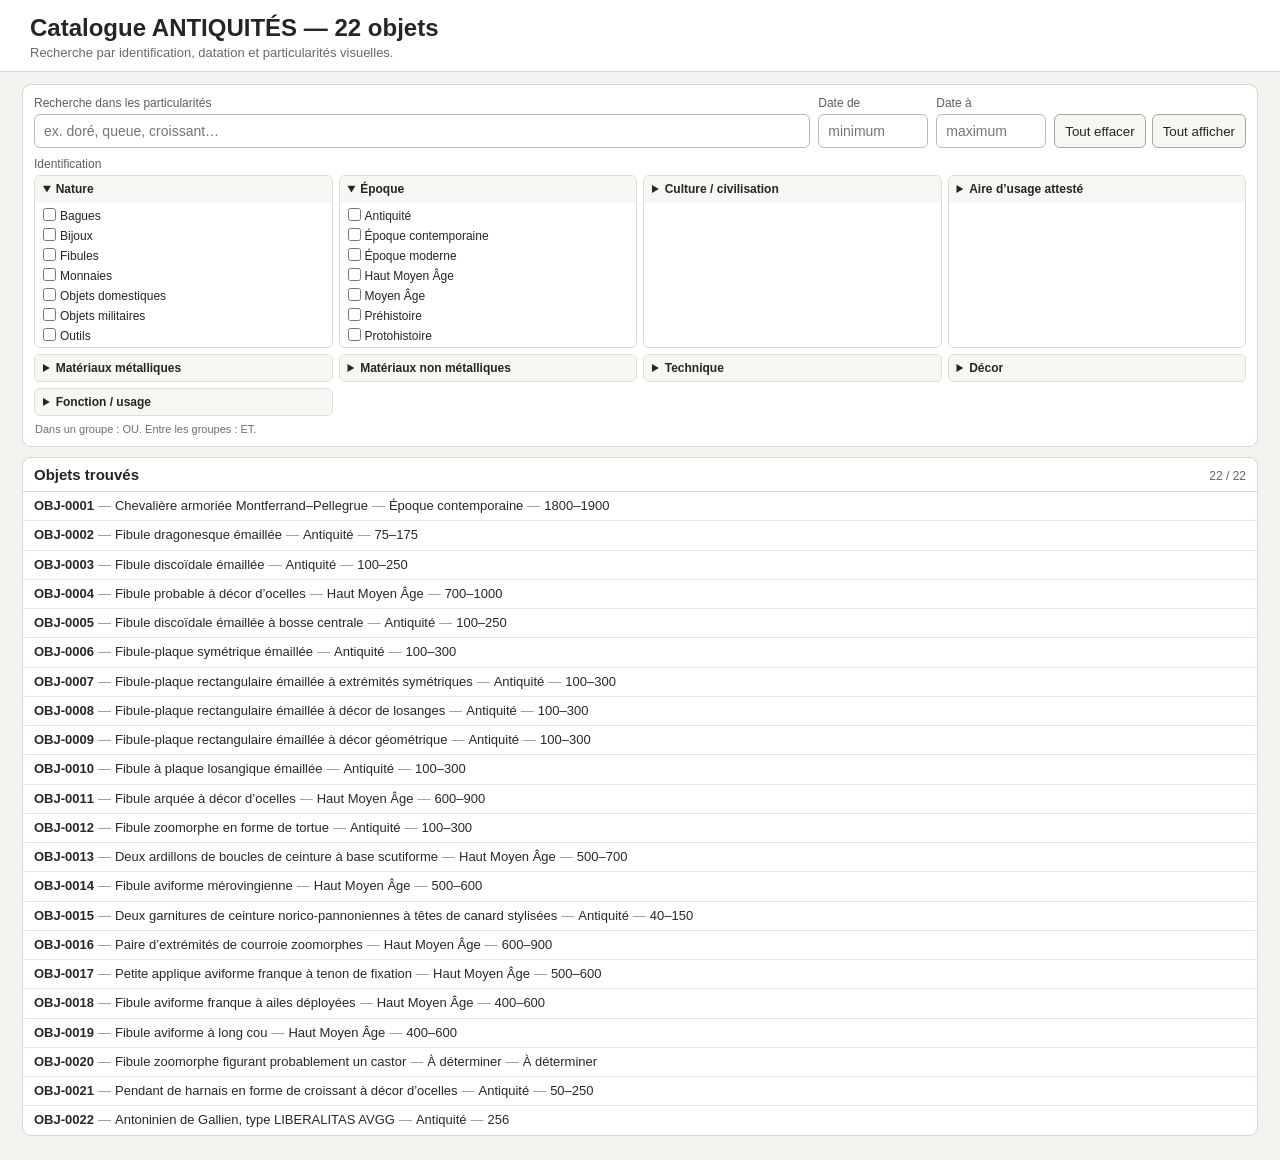
<file: index.html>
<!doctype html>
<html lang="fr">
<head>
<meta charset="utf-8">
<meta name="viewport" content="width=device-width, initial-scale=1">
<meta name="theme-color" content="#334b5c">
<meta name="apple-mobile-web-app-capable" content="yes">
<meta name="apple-mobile-web-app-status-bar-style" content="default">
<meta name="apple-mobile-web-app-title" content="Catalogue">
<link rel="manifest" href="manifest.webmanifest">
<link rel="icon" href="catalogue-icon.svg" type="image/svg+xml">
<link rel="apple-touch-icon" href="catalogue-icon-192.png">
<title>Catalogue ANTIQUITÉS</title>
<style>
:root {
  font-family: -apple-system, BlinkMacSystemFont, "Segoe UI", sans-serif;
  color: #252522;
  background: #f3f2ee;
  color-scheme: light;
}
* { box-sizing: border-box; }
body { margin: 0; }
header {
  padding: 14px clamp(14px, 3vw, 30px) 11px;
  background: #fff;
  border-bottom: 1px solid #d9d7d0;
}
header h1 { margin: 0; font-size: clamp(19px, 2.4vw, 24px); }
header p { margin: 3px 0 0; color: #6c6961; font-size: 13px; }
main { max-width: 1500px; margin: 0 auto; padding: 12px clamp(10px, 2vw, 22px) 24px; }
.panel { background: #fff; border: 1px solid #d9d7d0; border-radius: 9px; }
.search-panel { padding: 11px; }
.search-bar {
  display: grid;
  grid-template-columns: minmax(240px, 1fr) 110px 110px auto;
  gap: 8px;
  align-items: end;
}
.field label, .criteria-label { display: block; margin-bottom: 4px; color: #615e57; font-size: 12px; }
input[type="number"], input[type="search"] {
  width: 100%;
  height: 34px;
  padding: 6px 9px;
  border: 1px solid #bdbab2;
  border-radius: 6px;
  background: #fff;
  font: inherit;
  font-size: 14px;
}
input:focus-visible, button:focus-visible, summary:focus-visible, .result-row:focus-visible {
  outline: 2px solid #476f86;
  outline-offset: 2px;
}
.controls { display: flex; gap: 6px; }
button {
  min-height: 34px;
  padding: 6px 10px;
  border: 1px solid #aaa69d;
  border-radius: 6px;
  background: #f7f6f2;
  color: inherit;
  cursor: pointer;
  white-space: nowrap;
}
button:hover { background: #eceae3; }
.criteria { margin-top: 9px; }
.groups { display: grid; grid-template-columns: repeat(4, minmax(0, 1fr)); gap: 6px; }
.group { border: 1px solid #dedcd5; border-radius: 6px; overflow: hidden; }
.group summary {
  padding: 6px 8px;
  background: #f7f6f2;
  cursor: pointer;
  font-size: 12px;
  font-weight: 650;
}
.group-body { max-height: 145px; overflow: auto; padding: 4px 8px 6px; }
.choice { display: block; padding: 2px 0; font-size: 12px; line-height: 1.25; }
.choice input { margin: 0 4px 0 0; vertical-align: -1px; }
.logic-note { margin: 7px 1px 0; color: #716e66; font-size: 11px; }
.results-panel { margin-top: 10px; overflow: hidden; }
.result-head {
  display: flex;
  justify-content: space-between;
  align-items: baseline;
  padding: 8px 11px;
  border-bottom: 1px solid #dedcd5;
}
.result-head h2 { margin: 0; font-size: 15px; }
#count { color: #69665f; font-size: 12px; }
.result-list { margin: 0; padding: 0; list-style: none; }
.result-list li + li { border-top: 1px solid #e8e6e0; }
.result-row {
  display: block;
  padding: 6px 11px;
  color: #292825;
  text-decoration: none;
  font-size: 13px;
  line-height: 1.25;
}
.result-row:hover { background: #f3f6f7; color: #174e69; }
.result-id { font-weight: 700; }
.separator { color: #99958c; padding: 0 4px; }
.empty { padding: 18px 11px; color: #77736b; font-size: 13px; }
@media (max-width: 980px) {
  .groups { grid-template-columns: repeat(2, minmax(0, 1fr)); }
}
@media (max-width: 720px) {
  .search-bar { grid-template-columns: 1fr 1fr; }
  .field-particularites, .controls { grid-column: 1 / -1; }
}
@media (max-width: 480px) {
  .groups { grid-template-columns: 1fr; }
  .result-row { font-size: 12px; }
}
</style>
</head>
<body>
<header>
  <h1 id="catalogueTitle">Catalogue ANTIQUITÉS</h1>
  <p>Recherche par identification, datation et particularités visuelles.</p>
</header>

<main>
  <section class="panel search-panel" aria-labelledby="searchTitle">
    <h2 id="searchTitle" hidden>Recherche</h2>
    <div class="search-bar">
      <div class="field field-particularites">
        <label for="particularitesSearch">Recherche dans les particularités</label>
        <input id="particularitesSearch" type="search" placeholder="ex. doré, queue, croissant…" autocomplete="off">
      </div>
      <div class="field">
        <label for="dateMin">Date de</label>
        <input id="dateMin" type="number" placeholder="minimum">
      </div>
      <div class="field">
        <label for="dateMax">Date à</label>
        <input id="dateMax" type="number" placeholder="maximum">
      </div>
      <div class="controls">
        <button type="button" id="resetBtn">Tout effacer</button>
        <button type="button" id="showAllBtn">Tout afficher</button>
      </div>
    </div>

    <div class="criteria">
      <span class="criteria-label">Identification</span>
      <div id="groups" class="groups"></div>
      <p class="logic-note">Dans un groupe : OU. Entre les groupes : ET.</p>
    </div>
  </section>

  <section class="panel results-panel" aria-labelledby="resultsTitle">
    <div class="result-head">
      <h2 id="resultsTitle">Objets trouvés</h2>
      <span id="count" aria-live="polite"></span>
    </div>
    <div id="results"></div>
  </section>
</main>

<script src="CATALOGUE/donnees.js"></script>
<script>
const GROUPES_CRITERES = DONNEES_CATALOGUE.groupes;
const OBJETS = DONNEES_CATALOGUE.objets;
const collator = new Intl.Collator('fr', { sensitivity: 'base' });

const groupsEl = document.getElementById('groups');
const resultsEl = document.getElementById('results');
const countEl = document.getElementById('count');
const particularitesSearch = document.getElementById('particularitesSearch');
const dateMin = document.getElementById('dateMin');
const dateMax = document.getElementById('dateMax');
const resetBtn = document.getElementById('resetBtn');
const showAllBtn = document.getElementById('showAllBtn');

document.getElementById('catalogueTitle').textContent =
  `Catalogue ANTIQUITÉS — ${OBJETS.length} objet${OBJETS.length > 1 ? 's' : ''}`;

function valuesFor(field) {
  const vocabulary = DONNEES_CATALOGUE.vocabulaires?.[field];
  const controlledValues = Array.isArray(vocabulary) ? vocabulary : vocabulary?.valeurs;
  return [...new Set(controlledValues || [])]
    .filter(Boolean)
    .sort(collator.compare);
}

Object.entries(GROUPES_CRITERES).forEach(([label, field], index) => {
  const details = document.createElement('details');
  details.className = 'group';
  details.open = index < 2;

  const summary = document.createElement('summary');
  summary.textContent = label;
  const body = document.createElement('div');
  body.className = 'group-body';

  valuesFor(field).forEach(value => {
    const choice = document.createElement('label');
    choice.className = 'choice';
    const checkbox = document.createElement('input');
    checkbox.type = 'checkbox';
    checkbox.dataset.field = field;
    checkbox.value = value;
    checkbox.addEventListener('change', render);
    choice.append(checkbox, document.createTextNode(value));
    body.appendChild(choice);
  });

  details.append(summary, body);
  groupsEl.appendChild(details);
});

[particularitesSearch, dateMin, dateMax].forEach(input => input.addEventListener('input', render));

function normalizeText(value) {
  return String(value || '')
    .normalize('NFD')
    .replace(/[\u0300-\u036f]/g, '')
    .toLocaleLowerCase('fr');
}

const SIMPLE_VARIANTS = [
  ['grec', 'grecque', 'grecs', 'grecques'],
  ['romain', 'romaine', 'romains', 'romaines'],
  ['franc', 'franque', 'francs', 'franques'],
  ['gaulois', 'gauloise', 'gauloises']
].map(group => group.map(normalizeText));

function matchesParticularites(particularites, query) {
  const text = normalizeText(particularites);
  if (text.includes(query)) return true;

  return query.split(/\s+/).filter(Boolean).every(term => {
    const variantGroup = SIMPLE_VARIANTS.find(group => group.includes(term));
    return variantGroup
      ? variantGroup.some(variant => text.includes(variant))
      : text.includes(term);
  });
}

function selectedByField() {
  const selected = {};
  groupsEl.querySelectorAll('input[type="checkbox"]:checked').forEach(checkbox => {
    (selected[checkbox.dataset.field] ||= []).push(checkbox.value);
  });
  return selected;
}

function overlaps(object, queryMin, queryMax) {
  if (object.dateMin === null || object.dateMax === null) return false;
  return object.dateMin <= queryMax && object.dateMax >= queryMin;
}

function matches(object, selected, query, queryMin, queryMax, hasDateQuery) {
  for (const [field, selectedValues] of Object.entries(selected)) {
    const objectValues = Array.isArray(object[field]) ? object[field] : [];
    if (!selectedValues.some(value => objectValues.includes(value))) return false;
  }

  if (query && !matchesParticularites(object.particularites, query)) return false;
  if (hasDateQuery && !overlaps(object, queryMin, queryMax)) return false;
  return true;
}

function displayPeriod(object) {
  return object.epoque?.[0] || object.datation || 'Datation à déterminer';
}

function displayDates(object) {
  if (object.dateMin !== null && object.dateMax !== null) {
    return object.dateMin === object.dateMax
      ? String(object.dateMin)
      : `${object.dateMin}–${object.dateMax}`;
  }
  return object.datation || 'À déterminer';
}

function resultRow(object) {
  const item = document.createElement('li');
  const link = document.createElement('a');
  link.className = 'result-row';
  link.href = object.pdf;
  link.target = '_blank';
  link.rel = 'noopener';
  link.title = `Ouvrir le PDF de ${object.id}`;

  const id = document.createElement('span');
  id.className = 'result-id';
  id.textContent = object.id;
  const separator = () => {
    const span = document.createElement('span');
    span.className = 'separator';
    span.textContent = '—';
    return span;
  };

  link.append(
    id,
    separator(),
    document.createTextNode(object.designation),
    separator(),
    document.createTextNode(displayPeriod(object)),
    separator(),
    document.createTextNode(displayDates(object))
  );
  item.appendChild(link);
  return item;
}

function render() {
  const selected = selectedByField();
  const query = normalizeText(particularitesSearch.value.trim());
  const hasDateQuery = dateMin.value !== '' || dateMax.value !== '';
  const queryMin = dateMin.value === '' ? Number.NEGATIVE_INFINITY : Number(dateMin.value);
  const queryMax = dateMax.value === '' ? Number.POSITIVE_INFINITY : Number(dateMax.value);
  const filtered = queryMin > queryMax
    ? []
    : OBJETS.filter(object => matches(object, selected, query, queryMin, queryMax, hasDateQuery));

  countEl.textContent = `${filtered.length} / ${OBJETS.length}`;
  resultsEl.replaceChildren();

  if (!filtered.length) {
    const empty = document.createElement('div');
    empty.className = 'empty';
    empty.textContent = 'Aucun objet ne correspond.';
    resultsEl.appendChild(empty);
    return;
  }

  const list = document.createElement('ul');
  list.className = 'result-list';
  filtered.forEach(object => list.appendChild(resultRow(object)));
  resultsEl.appendChild(list);
}

function clearFilters() {
  particularitesSearch.value = '';
  dateMin.value = '';
  dateMax.value = '';
  groupsEl.querySelectorAll('input[type="checkbox"]').forEach(checkbox => { checkbox.checked = false; });
}

function clearResults() {
  countEl.textContent = `0 / ${OBJETS.length}`;
  const empty = document.createElement('div');
  empty.className = 'empty';
  empty.textContent = 'Aucun objet affiché.';
  resultsEl.replaceChildren(empty);
}

resetBtn.addEventListener('click', () => {
  clearFilters();
  clearResults();
  particularitesSearch.focus();
});

showAllBtn.addEventListener('click', () => {
  clearFilters();
  render();
  particularitesSearch.focus();
});

render();

if ('serviceWorker' in navigator) {
  window.addEventListener('load', () => navigator.serviceWorker.register('./sw.js').catch(() => undefined));
}
</script>
</body>
</html>
</file>
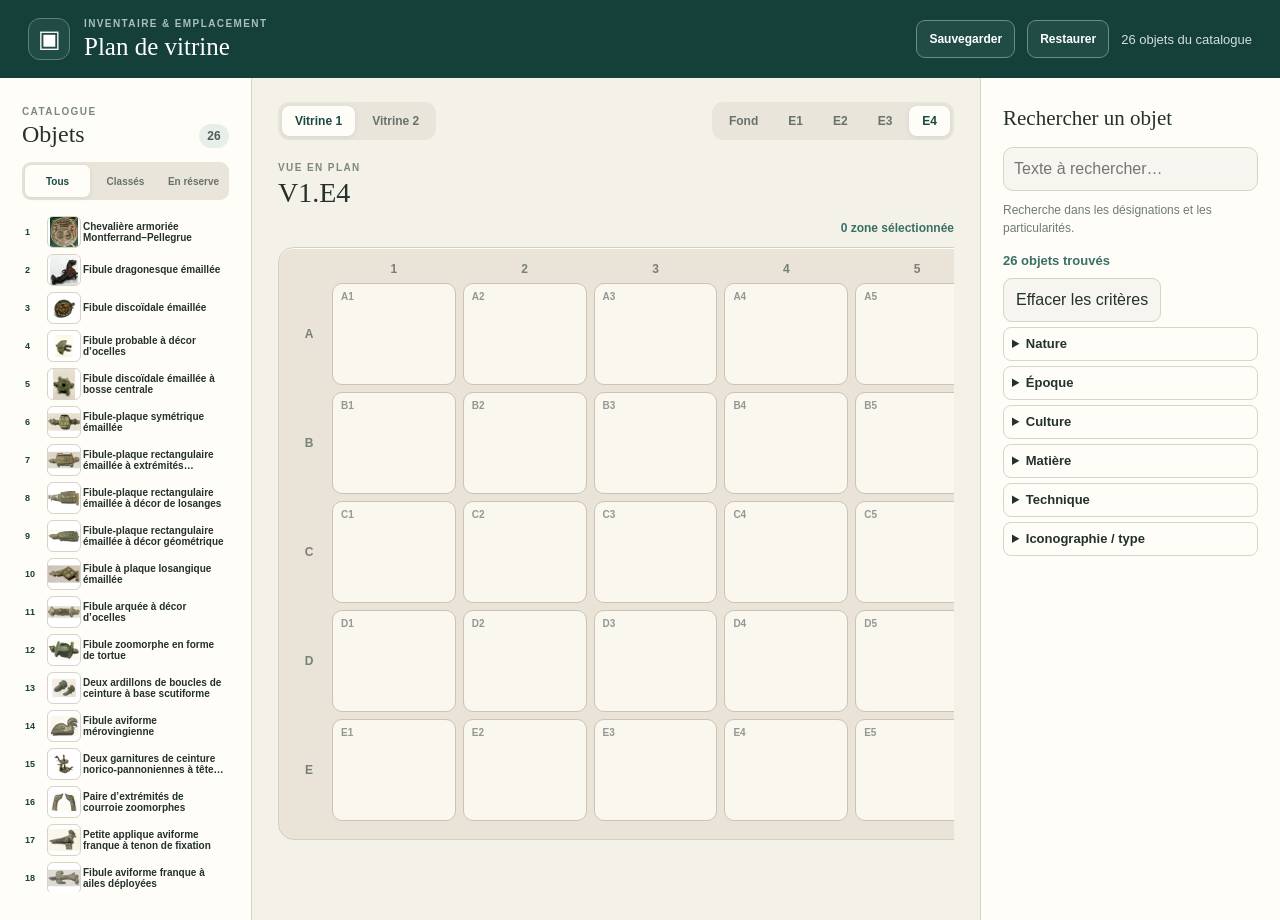
<file: 0_VITRINES/index.html>
<!doctype html>
<html lang="fr">
  <head>
    <meta charset="utf-8">
    <meta name="viewport" content="width=device-width, initial-scale=1">
    <meta name="theme-color" content="#123f39">
    <link rel="manifest" href="manifest.webmanifest">
    <link rel="apple-touch-icon" href="icons/vitrines-192.png">
    <title>Plan de vitrine</title>
    <link rel="stylesheet" href="styles.css?v=5">
  </head>
  <body>
    <header class="topbar">
      <div class="brand-mark" aria-hidden="true">▣</div>
      <div>
        <p class="eyebrow">Inventaire &amp; emplacement</p>
        <h1>Plan de vitrine</h1>
      </div>
      <div class="top-actions">
        <p class="storage-status" id="storage-status" aria-live="polite"></p>
        <button type="button" class="backup-button" id="backup-button">Sauvegarder</button>
        <button type="button" class="restore-button" id="restore-button">Restaurer</button>
        <p class="catalogue-count" id="catalogue-count" aria-live="polite">Chargement du Catalogue…</p>
      </div>
      <input id="restore-input" type="file" accept="application/json,.json" hidden>
    </header>

    <main class="workspace">
      <aside class="catalogue-panel" aria-label="Catalogue">
        <div class="panel-heading">
          <div>
            <p class="eyebrow">Catalogue</p>
            <h2>Objets</h2>
          </div>
          <span class="count-badge" id="count-badge">—</span>
        </div>

        <div class="catalogue-filters" aria-label="Filtrer les objets du catalogue">
          <button type="button" data-catalogue-filter="all" aria-pressed="true">Tous</button>
          <button type="button" data-catalogue-filter="placed" aria-pressed="false">Classés</button>
          <button type="button" data-catalogue-filter="reserve" aria-pressed="false">En réserve</button>
        </div>
        <p class="catalogue-message" id="catalogue-message" hidden></p>
        <div class="object-list" id="object-list" aria-label="Liste des objets"></div>
      </aside>

      <section class="plan-panel" aria-labelledby="plan-title">
        <div class="plan-toolbar">
          <div class="segmented" aria-label="Choisir la vitrine">
            <button type="button" data-cabinet="V1">Vitrine 1</button>
            <button type="button" data-cabinet="V2">Vitrine 2</button>
          </div>
          <div class="shelf-tabs" aria-label="Choisir la surface">
            <button type="button" data-shelf="F">Fond</button>
            <button type="button" data-shelf="E1">E1</button>
            <button type="button" data-shelf="E2">E2</button>
            <button type="button" data-shelf="E3">E3</button>
            <button type="button" data-shelf="E4">E4</button>
          </div>
        </div>
        <div class="plan-heading">
          <div>
            <p class="eyebrow">Vue en plan</p>
            <h2 id="plan-title">V1.E4</h2>
          </div>
          <div class="present-strip" id="present-strip" aria-label="Objets présents sur la surface active"></div>
        </div>
        <p class="selection-summary" id="selection-summary" aria-live="polite">0 zone sélectionnée</p>
        <div class="grid-scroll">
          <div class="grid-shell">
            <div class="column-labels" aria-hidden="true"><span></span><span>1</span><span>2</span><span>3</span><span>4</span><span>5</span></div>
            <div class="shelf-grid" id="shelf-grid" aria-label="Zones de la surface sélectionnée"></div>
          </div>
        </div>
      </section>

      <aside class="selection-panel" aria-labelledby="research-title">
        <section id="research-panel">
          <h2 id="research-title"><label for="research-input">Rechercher un objet</label></h2>
          <input id="research-input" type="search" autocomplete="off" placeholder="Texte à rechercher…">
          <p class="selection-note">Recherche dans les désignations et les particularités.</p>
          <p id="research-count" aria-live="polite"></p>
          <button id="clear-research" type="button">Effacer les critères</button>
          <div id="research-criteria"></div>
        </section>
        <p class="eyebrow" id="object-heading" hidden>Objet sélectionné</p>
        <div id="selection-content" hidden></div>
        <div class="object-actions" hidden>
          <button type="button" class="place-button" id="place-button" disabled>+ Placer</button>
          <button type="button" class="move-button" id="move-button" disabled>↔ Déplacer</button>
          <button type="button" class="remove-button" id="remove-button" disabled>⌑ Retirer</button>
        </div>
      </aside>
    </main>

    <script src="catalogue.js"></script>
    <script src="recherche.js"></script>
    <script src="app.js?v=10"></script>
  </body>
</html>
</file>
<file: 0_VITRINES/styles.css>
:root {
  --ink: #24312d;
  --deep-green: #153f39;
  --green: #24584e;
  --paper: #fffdf8;
  --canvas: #f4f1e9;
  --line: #d9d5ca;
  --muted: #717a74;
  --yellow: #e8c570;
}

* { box-sizing: border-box; }
html, body { min-height: 100%; }
body { margin: 0; background: var(--canvas); color: var(--ink); font-family: Arial, sans-serif; }
button, input { font: inherit; }

.topbar { min-height: 78px; display: flex; align-items: center; gap: 14px; padding: 14px 28px; background: var(--deep-green); color: white; }
.brand-mark { width: 42px; height: 42px; display: grid; place-items: center; border: 1px solid #5f8079; border-radius: 12px; background: #204c45; font-size: 24px; }
h1, h2 { margin: 0; font-family: Georgia, serif; font-weight: 500; }
h1 { font-size: 25px; }
h2 { font-size: 24px; }
.eyebrow { margin: 0 0 4px; color: #7c8880; font-size: 10px; font-weight: 700; letter-spacing: .14em; text-transform: uppercase; }
.topbar .eyebrow { color: #a9c0ba; }
.top-actions { display: flex; align-items: center; gap: 12px; margin-left: auto; }
.catalogue-count { margin: 0; color: #d2dfdb; font-size: 13px; }
.storage-status { margin: 0; color: #a9cfc2; font-size: 12px; font-weight: 700; }
.backup-button, .restore-button { min-height: 38px; padding: 0 12px; border: 1px solid #6b8b84; border-radius: 9px; background: #204c45; color: white; font-size: 12px; font-weight: 700; cursor: pointer; }
.backup-button:hover, .restore-button:hover { background: #2b5b53; }

.workspace { min-height: calc(100vh - 78px); display: grid; grid-template-columns: 252px minmax(560px, 1fr) 300px; overflow-x: auto; }
.catalogue-panel, .selection-panel { min-height: 0; padding: 28px 22px; background: var(--paper); }
.catalogue-panel { display: flex; flex-direction: column; border-right: 1px solid var(--line); }
.selection-panel { border-left: 1px solid var(--line); overflow-y: auto; }
.panel-heading { display: flex; align-items: end; justify-content: space-between; margin-bottom: 14px; }
.count-badge { min-width: 30px; padding: 5px 8px; border-radius: 99px; background: #e8eee9; color: #506058; font-size: 12px; font-weight: 700; text-align: center; }

.catalogue-filters { display: flex; gap: 3px; margin-bottom: 12px; padding: 3px; border-radius: 9px; background: #e9e5db; }
.catalogue-filters button { flex: 1; min-height: 32px; padding: 5px 4px; border: 0; border-radius: 6px; background: transparent; color: #68716c; font-size: 10px; font-weight: 700; cursor: pointer; white-space: nowrap; }
.catalogue-filters button.active { background: var(--paper); color: #184a42; box-shadow: 0 1px 5px #24312d18; }
.catalogue-message { margin: 8px 0; color: var(--muted); font-size: 12px; }
.object-list { height: 680px; display: flex; flex: none; flex-direction: column; gap: 0; overflow-y: auto; overscroll-behavior: contain; padding-right: 1px; }
.object-row { width: 100%; min-height: 38px; display: grid; grid-template-columns: 20px 34px minmax(0, 1fr); align-items: center; gap: 2px; padding: 3px 2px; border: 1px solid transparent; border-radius: 6px; background: transparent; color: inherit; text-align: left; cursor: pointer; }
.object-row:hover { background: #f4f1e9; }
.object-row.is-selected { border-color: transparent; background: #2d7467; color: white; }
.object-row.is-selected .object-id { color: white; }
.piece-dot { width: 25px; height: 25px; display: grid; place-items: center; border: 1px solid white; border-radius: 50%; background: var(--yellow); box-shadow: 0 1px 2px #172c2420; color: #24312d; font-size: 9px; font-weight: 800; }
.object-id { color: var(--deep-green); font-size: 9px; font-weight: 800; white-space: nowrap; }
.list-photo { width: 34px; height: 32px; display: block; border: 1px solid #d8d2c7; border-radius: 6px; background: white; object-fit: contain; }
.object-details { min-width: 0; }
.object-name { display: -webkit-box; overflow: hidden; -webkit-box-orient: vertical; -webkit-line-clamp: 2; font-size: 10px; font-weight: 600; line-height: 1.15; }

.plan-panel { min-width: 560px; padding: 24px 26px 28px; }
.plan-toolbar { display: flex; align-items: center; justify-content: space-between; gap: 18px; margin-bottom: 22px; }
.segmented, .shelf-tabs { display: flex; gap: 4px; padding: 4px; border-radius: 11px; background: #e9e5db; }
.segmented button, .shelf-tabs button { padding: 8px 13px; border: 0; border-radius: 8px; background: transparent; color: #68716c; font-size: 12px; font-weight: 700; cursor: pointer; }
.segmented button.active, .shelf-tabs button.active { background: var(--paper); color: #184a42; box-shadow: 0 1px 5px #24312d18; }
.plan-heading { display: flex; align-items: flex-start; justify-content: flex-start; gap: 8px; margin-bottom: 12px; }
.plan-heading h2 { font-size: 28px; }
.present-strip { min-width: 0; flex: 1; display: flex; align-items: center; gap: 5px; overflow-x: auto; padding: 2px; -webkit-overflow-scrolling: touch; }
.present-group { display: flex; flex: 0 0 auto; flex-direction: column; gap: 3px; }
.present-empty { color: var(--muted); font-size: 10px; font-style: italic; white-space: nowrap; }
.present-object { min-width: 0; height: 34px; display: grid; grid-template-columns: 28px auto minmax(0, 118px); align-items: center; gap: 4px; flex: 0 0 auto; padding: 2px 5px 2px 2px; border: 1px solid #d8d3c7; border-radius: 7px; background: var(--paper); color: var(--ink); cursor: pointer; text-align: left; }
.present-object:hover { border-color: #8ca69c; background: #edf4f1; }
.present-object img { width: 28px; height: 28px; border-radius: 5px; object-fit: contain; }
.present-number { color: var(--deep-green); font-size: 10px; font-weight: 800; }
.present-name { overflow: hidden; font-size: 9px; font-weight: 600; line-height: 1.1; text-overflow: ellipsis; white-space: nowrap; }
.selection-summary { margin: 0 0 12px; color: #397065; font-size: 12px; font-weight: 700; text-align: right; }
.grid-scroll { overflow-x: auto; padding-bottom: 10px; -webkit-overflow-scrolling: touch; }
.grid-shell { min-width: 720px; padding: 14px 18px 18px 14px; border: 1px solid #d3cfc3; border-radius: 16px; background: #e9e3d8; box-shadow: inset 0 1px white; }
.column-labels, .grid-row { display: grid; grid-template-columns: 32px repeat(5, 1fr); gap: 7px; }
.column-labels { margin-bottom: 7px; }
.column-labels span, .row-label { display: grid; place-items: center; color: #788079; font-size: 12px; font-weight: 700; }
.shelf-grid { display: flex; flex-direction: column; gap: 7px; touch-action: none; user-select: none; }
.zone { position: relative; min-height: 102px; padding: 10px; border: 1px solid #c9c4b7; border-radius: 10px; background: #faf7ef; cursor: pointer; transition: border-color .12s, background .12s, transform .12s; }
.zone:hover { border-color: #8ca69c; transform: translateY(-1px); }
.zone.selected { border: 2px solid #2d7467; background: #edf6f2; box-shadow: inset 0 0 0 2px white, 0 2px 5px #16483f1c; }
.zone-label { position: absolute; top: 7px; left: 8px; color: #929892; font-size: 10px; font-weight: 700; }
.zone-objects { display: flex; flex-wrap: wrap; justify-content: center; gap: 5px; padding-top: 14px; }
.zone-object { position: relative; width: 42px; height: 38px; display: grid; place-items: center; overflow: hidden; border: 1px solid #d6d0c5; border-radius: 7px; background: white; box-shadow: 0 1px 2px #24312d16; }
.zone-object img { width: 100%; height: 100%; object-fit: contain; }
.zone-object.is-selected { border-color: #2d7467; background: #2d7467; }
.zone-object.is-selected img { opacity: .5; }
.zone-object.is-selected span { background: white; color: #184a42; }
.zone-object span { position: absolute; right: 2px; bottom: 2px; min-width: 16px; padding: 2px 3px; border-radius: 5px; background: var(--deep-green); color: white; font-size: 9px; font-weight: 700; line-height: 1; text-align: center; }
.object-actions { position: sticky; bottom: 0; display: flex; flex-direction: column; gap: 8px; padding-top: 12px; background: var(--paper); }
.object-actions[hidden] { display: none; }
.place-button, .move-button, .remove-button { min-width: 150px; min-height: 42px; padding: 0 18px; border: 1px solid #7ca79b; border-radius: 10px; background: #8fa9a1; color: white; font-weight: 700; cursor: pointer; }
.object-actions .place-button, .object-actions .move-button, .object-actions .remove-button { width: 100%; text-align: left; }
.place-button:not(:disabled):hover { background: #78968e; }
.move-button { border-color: #b7b3a8; background: #f6f3eb; color: var(--ink); }
.move-button:not(:disabled):hover { background: #ece8de; }
.remove-button { border-color: #ddc0b8; background: #f5e7e3; color: #87483b; }
.remove-button:not(:disabled):hover { background: #efdbd5; }
.place-button:disabled, .move-button:disabled, .remove-button:disabled { border-color: #d8d3c7; background: #ece8de; color: #9aa09b; cursor: not-allowed; }

.selection-empty { padding-top: 9px; }
#research-title { font-size: 21px; line-height: 1.2; }
#research-criteria details { min-width: 0; margin: 5px 0 0; padding: 0 8px; border: 1px solid var(--line); border-radius: 8px; }
#research-criteria details[open] { padding-bottom: 3px; }
#research-criteria summary { min-height: 32px; padding: 7px 0; box-sizing: border-box; font-size: 13px; line-height: 18px; font-weight: 700; cursor: pointer; }
@media (any-pointer: coarse) {
  #research-criteria summary { min-height: 44px; padding: 13px 0; }
}
#research-criteria summary:focus-visible { outline: 2px solid #56887c; outline-offset: 2px; }
#research-criteria label { display: flex; align-items: center; gap: 5px; min-height: 26px; font-size: 12px; cursor: pointer; }
#research-criteria input { flex: 0 0 auto; width: 18px; height: 18px; margin: 0; accent-color: var(--green); }
#research-input { width: 100%; min-height: 44px; margin-top: 16px; padding: 8px 10px; border: 1px solid #d8d3c7; border-radius: 10px; background: #f7f5ef; color: var(--ink); font: inherit; }
#research-input:focus { outline: 2px solid #56887c; outline-offset: 2px; }
#research-count { margin: 16px 0 10px; font-size: 13px; font-weight: 700; color: #397065; }
#clear-research { min-height: 44px; padding: 8px 12px; border: 1px solid #d8d3c7; border-radius: 9px; background: #f7f5ef; color: var(--ink); cursor: pointer; }
.selection-empty h2 { font-size: 21px; line-height: 1.2; }
.selection-empty p, .selection-note { margin: 10px 0 0; color: var(--muted); font-size: 12px; line-height: 1.5; }
.selected-title { font-size: 22px; line-height: 1.22; }
.selected-photo { width: 100%; height: 190px; display: block; margin-top: 22px; border: 1px solid #d5d0c4; border-radius: 12px; background: white; object-fit: contain; }
.selected-designation { margin: 12px 0 0; font-family: Georgia, serif; font-size: 16px; line-height: 1.35; }
.pdf-link { min-height: 42px; display: flex; align-items: center; justify-content: center; margin-top: 14px; border: 1.5px solid #9bb6ac; border-radius: 9px; background: #edf4f1; color: #215b50; font-size: 13px; font-weight: 700; text-decoration: none; }
.pdf-link:hover { background: #e2eee9; }

@media (max-width: 1024px) and (orientation: portrait) {
  .workspace { grid-template-columns: 230px minmax(560px, 1fr) 280px; }
  .catalogue-panel, .selection-panel { padding: 22px 16px; }
  .plan-panel { padding: 22px 18px; }
}

@media (max-width: 600px) {
  .topbar { padding: 14px 16px; }
  .catalogue-count { display: none; }
  .workspace { display: block; min-width: 0; overflow: visible; }
  .catalogue-panel, .selection-panel, .plan-panel { min-width: 0; }
  .object-list { max-height: 270px; }
  .plan-toolbar { align-items: flex-start; flex-direction: column; }
  .grid-shell { min-width: 650px; }
}
</file>
